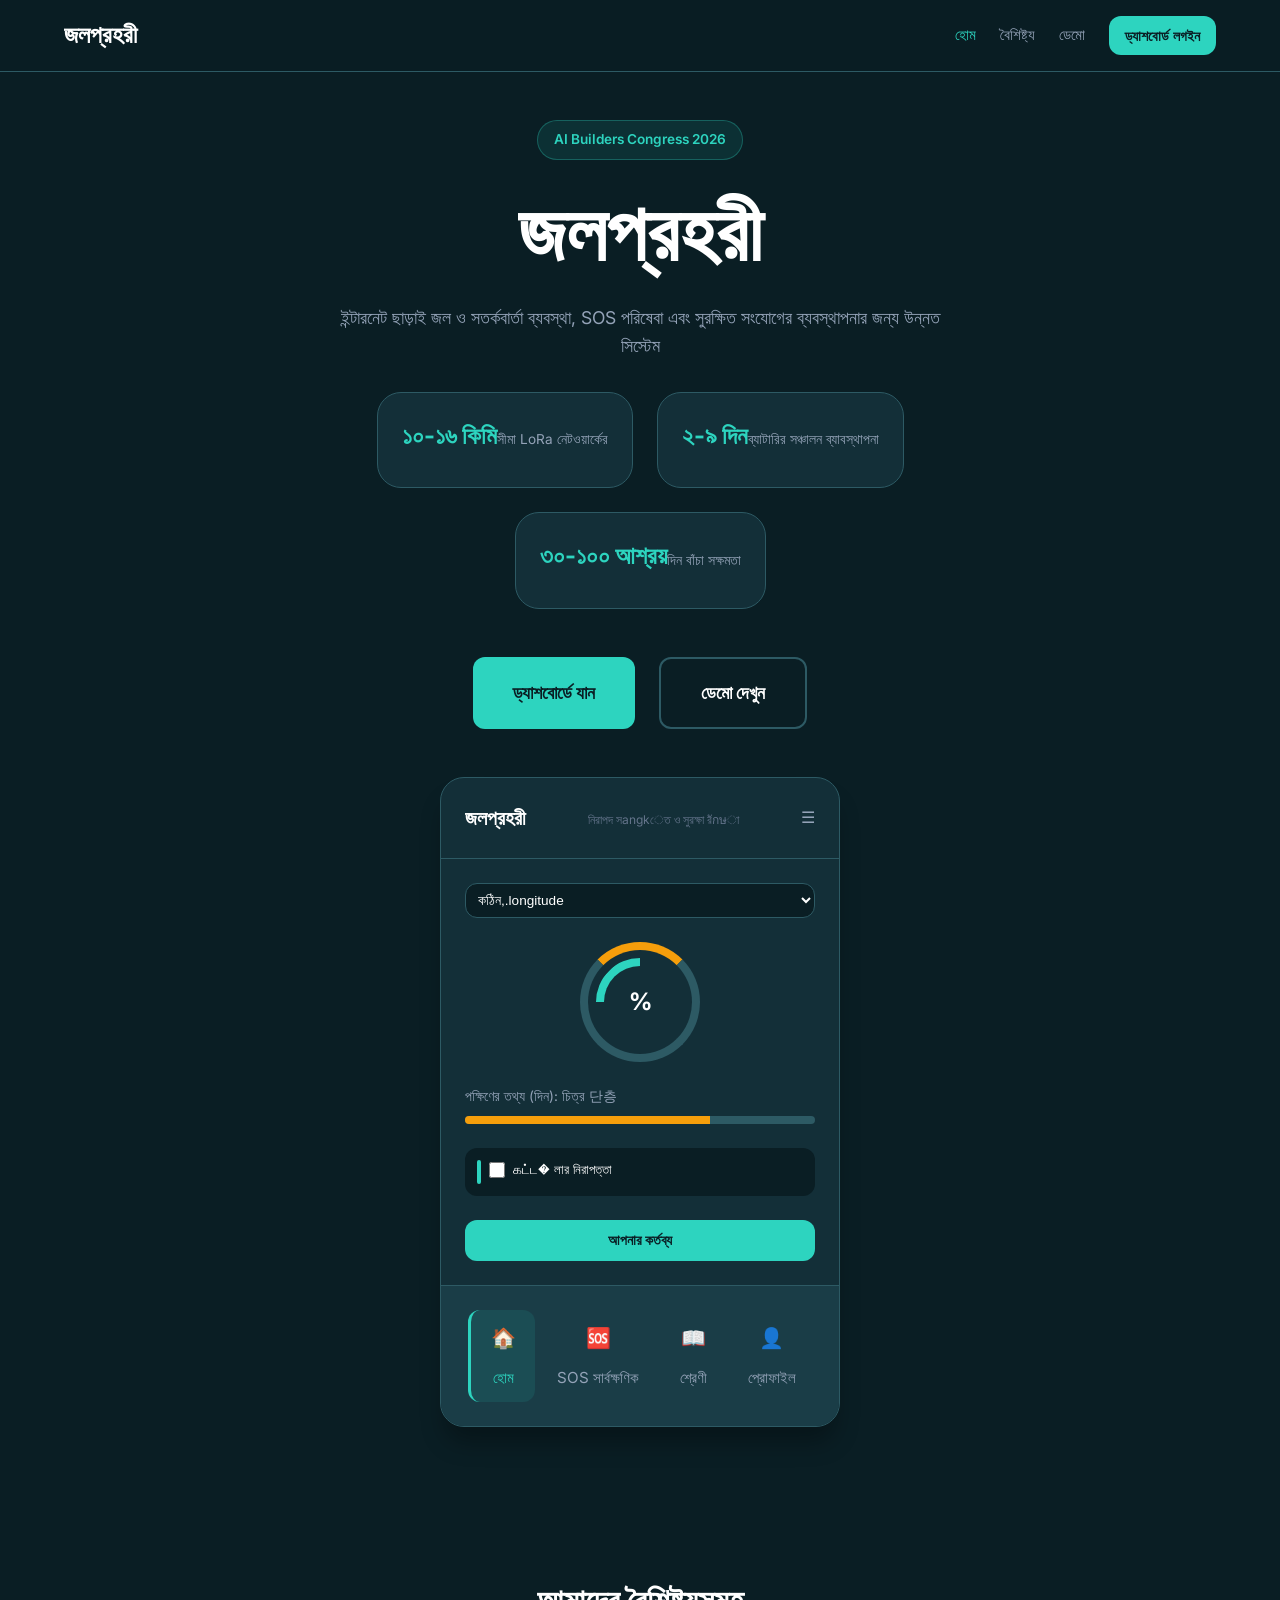
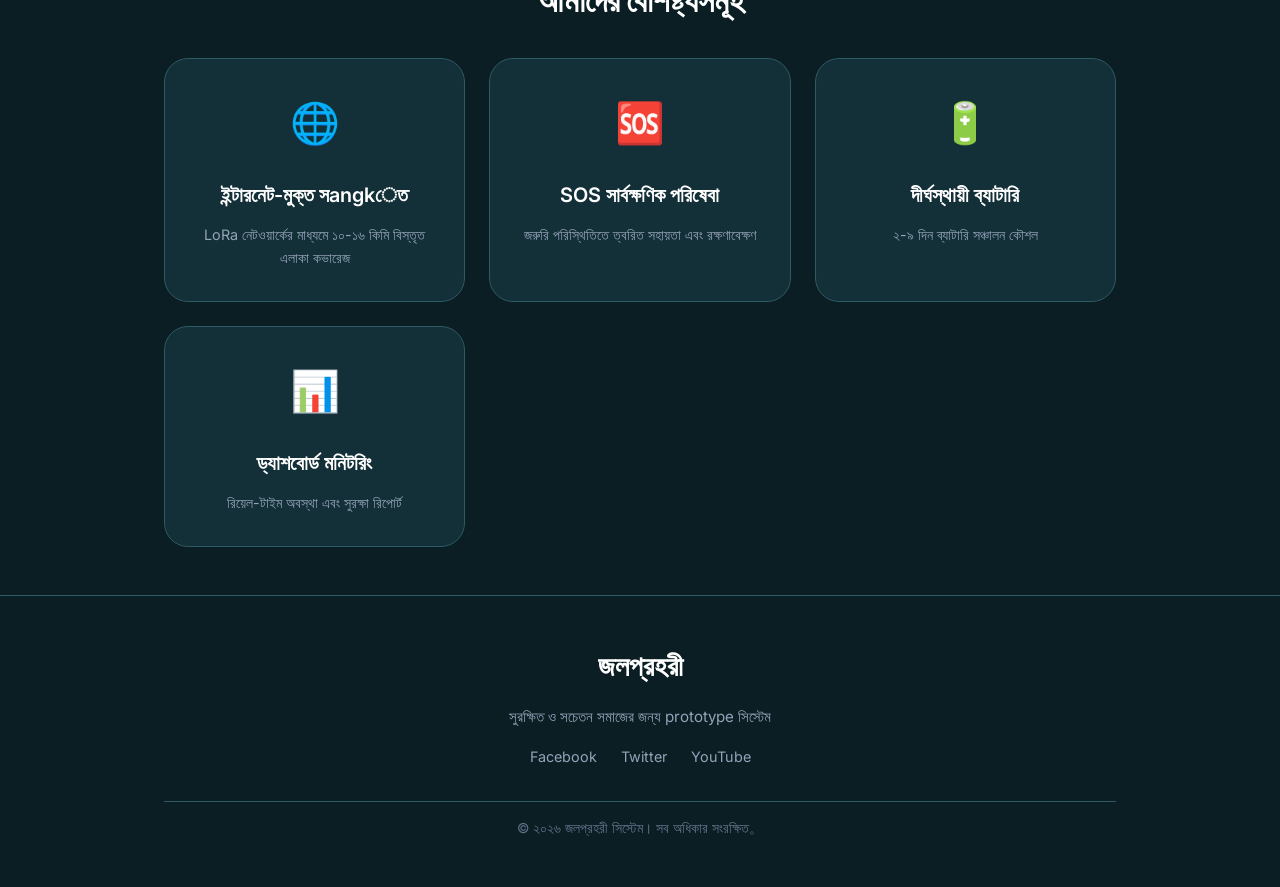
<file: index.html>
<!DOCTYPE html>
<html lang="bn">
<head>
  <meta charset="UTF-8">
  <meta name="viewport" content="width=device-width, initial-scale=1.0">
  <title>জলপ্রহরী - সুরক্ষা ও সচেতনতা সিস্টেম</title>
  <link rel="stylesheet" href="css/style.css">
  <link href="https://fonts.googleapis.com/css2?family=Noto+Bengali:wght@400;500;600;700&family=Inter:wght@300;400;500;600;700&display=swap" rel="stylesheet">
</head>
<body>
  <!-- Navigation -->
  <nav class="navbar">
    <div class="nav-container">
      <div class="nav-logo">জলপ্রহরী</div>
      <div class="nav-links">
        <a href="#" class="nav-link active">হোম</a>
        <a href="#features" class="nav-link">বৈশিষ্ট্য</a>
        <a href="#demo" class="nav-link">ডেমো</a>
        <a href="dashboard.html" class="nav-btn">ড্যাশবোর্ড লগইন</a>
      </div>
      <button class="mobile-menu-btn">☰</button>
    </div>
  </nav>

  <!-- Hero Section -->
  <section class="hero">
    <div class="hero-container">
      <div class="hero-badge">AI Builders Congress 2026</div>
      <h1 class="hero-title">জলপ্রহরী</h1>
      <p class="hero-subtitle">ইন্টারনেট ছাড়াই জল ও সতর্কবার্তা ব্যবস্থা, SOS পরিষেবা এবং সুরক্ষিত সংযোগের ব্যবস্থাপনার জন্য উন্নত সিস্টেম</p>
      
      <div class="hero-stats">
        <div class="stat-card">
          <div class="stat-number">১০-১৬ কিমি</div>
          <div class="stat-label">সীমা LoRa নেটওয়ার্কের</div>
        </div>
        <div class="stat-card">
          <div class="stat-number">২-৯ দিন</div>
          <div class="stat-label">ব্যাটারির সঞ্চালন ব্যাবস্থাপনা</div>
        </div>
        <div class="stat-card">
          <div class="stat-number">৩০-১০০ আশ্রয়</div>
          <div class="stat-label">দিন বাঁচা সক্ষমতা</div>
        </div>
      </div>

      <div class="hero-actions">
        <a href="dashboard.html" class="btn-primary btn-lg">ড্যাশবোর্ডে যান</a>
        <a href="#demo" class="btn-outline btn-lg">ডেমো দেখুন</a>
      </div>
    </div>

    <div class="hero-visual">
      <div class="phone-mockup">
        <div class="phone-header">
          <div class="phone-logo">জলপ্রহরী</div>
          <div class="phone-tagline">নিরাপদ সangkেত ও সুরক্ষা রักษা</div>
          <div class="phone-menu">☰</div>
        </div>
        <div class="phone-content">
          <div class="phone-select">
            <select class="phone-select-input">
              <option>কঠিন,.longitude</option>
              <option>সহজ.latitude</option>
            </select>
          </div>
          <div class="phone-gauge">
            <div class="gauge-circle">
              <div class="gauge-fill"></div>
              <div class="gauge-text">%</div>
            </div>
          </div>
          <div class="phone-progress">
            <div class="progress-label">পক্ষিণের তথ্য (দিন): চিত্র 단층</div>
            <div class="progress-bar">
              <div class="progress-fill"></div>
            </div>
          </div>
          <div class="phone-alert">
            <div class="alert-left"></div>
            <div class="alert-right">
              <label class="checkbox-label">
                <input type="checkbox" class="checkbox-input"> கட்ட�
                লার নিরাপত্তা
              </label>
            </div>
          </div>
          <div class="phone-button">
            <button class="phone-btn">আপনার কর্তব্য</button>
          </div>
        </div>
        <div class="phone-nav">
          <div class="nav-item active">
            <span class="nav-icon">🏠</span>
            <span class="nav-label">হোম</span>
          </div>
          <div class="nav-item">
            <span class="nav-icon">🆘</span>
            <span class="nav-label">SOS সার্বক্ষণিক</span>
          </div>
          <div class="nav-item">
            <span class="nav-icon">📖</span>
            <span class="nav-label">শ্রেণী</span>
          </div>
          <div class="nav-item">
            <span class="nav-icon">👤</span>
            <span class="nav-label">প্রোফাইল</span>
          </div>
        </div>
      </div>
    </div>
  </section>

  <!-- Features Section -->
  <section id="features" class="features">
    <div class="container">
      <h2 class="section-title">আমাদের বৈশিষ্ট্যসমূহ</h2>
      <div class="features-grid">
        <div class="feature-card">
          <div class="feature-icon">🌐</div>
          <h3>ইন্টারনেট-মুক্ত সangkেত</h3>
          <p>LoRa নেটওয়ার্কের মাধ্যমে ১০-১৬ কিমি বিস্তৃত এলাকা কভারেজ</p>
        </div>
        <div class="feature-card">
          <div class="feature-icon">🆘</div>
          <h3>SOS সার্বক্ষণিক পরিষেবা</h3>
          <p>জরুরি পরিস্থিতিতে ত্বরিত সহায়তা এবং রক্ষণাবেক্ষণ</p>
        </div>
        <div class="feature-card">
          <div class="feature-icon">🔋</div>
          <h3>দীর্ঘস্থায়ী ব্যাটারি</h3>
          <p>২-৯ দিন ব্যাটারি সঞ্চালন কৌশল</p>
        </div>
        <div class="feature-card">
          <div class="feature-icon">📊</div>
          <h3>ড্যাশবোর্ড মনিটরিং</h3>
          <p>রিয়েল-টাইম অবস্থা এবং সুরক্ষা রিপোর্ট</p>
        </div>
      </div>
    </div>
  </section>

  <!-- Footer -->
  <footer class="footer">
    <div class="container">
      <div class="footer-content">
        <div class="footer-logo">জলপ্রহরী</div>
        <p class="footer-text">সুরক্ষিত ও সচেতন সমাজের জন্য prototype সিস্টেম</p>
        <div class="footer-social">
          <a href="#">Facebook</a>
          <a href="#">Twitter</a>
          <a href="#">YouTube</a>
        </div>
      </div>
      <div class="footer-bottom">
        <p>&copy; ২০২৬ জলপ্রহরী সিস্টেম। সব অধিকার সংরক্ষিত。</p>
      </div>
    </div>
  </footer>

  <script src="js/app.js"></script>
</body>
</html>
</file>
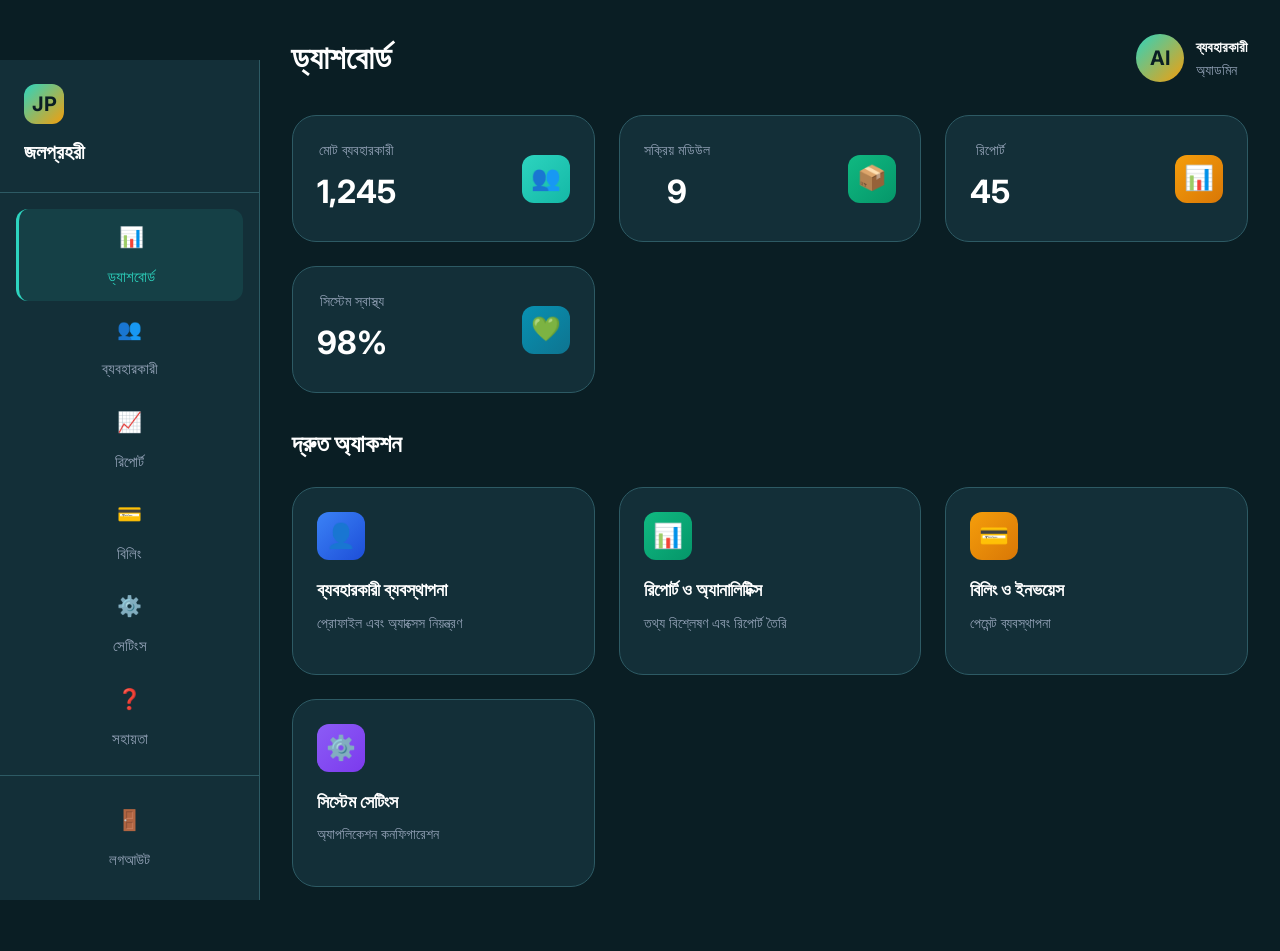
<file: dashboard.html>
<!DOCTYPE html>
<html lang="bn">
<head>
  <meta charset="UTF-8">
  <meta name="viewport" content="width=device-width, initial-scale=1.0">
  <title>জলপ্রহরী - ড্যাশবোর্ড</title>
  <link rel="stylesheet" href="css/style.css">
</head>
<body>
  <!-- Sidebar Navigation -->
  <nav class="sidebar-nav">
    <div class="sidebar-header">
      <div class="sidebar-logo">JP</div>
      <div class="sidebar-title">জলপ্রহরী</div>
    </div>
    <div class="sidebar-menu">
      <div class="nav-item active" onclick="app.loadModule('dashboard')">
        <span class="nav-icon">📊</span>
        <span>ড্যাশবোর্ড</span>
      </div>
      <div class="nav-item" onclick="app.loadModule('users')">
        <span class="nav-icon">👥</span>
        <span>ব্যবহারকারী</span>
      </div>
      <div class="nav-item" onclick="app.loadModule('reports')">
        <span class="nav-icon">📈</span>
        <span>রিপোর্ট</span>
      </div>
      <div class="nav-item" onclick="app.loadModule('billing')">
        <span class="nav-icon">💳</span>
        <span>বিলিং</span>
      </div>
      <div class="nav-item" onclick="app.loadModule('settings')">
        <span class="nav-icon">⚙️</span>
        <span>সেটিংস</span>
      </div>
      <div class="nav-item" onclick="app.loadModule('help')">
        <span class="nav-icon">❓</span>
        <span>সহায়তা</span>
      </div>
    </div>
    <div class="sidebar-footer">
      <div class="nav-item" onclick="app.logout()" style="margin-top: auto;">
        <span class="nav-icon">🚪</span>
        <span>লগআউট</span>
      </div>
    </div>
  </nav>

  <!-- Main Content -->
  <main class="main-content">
    <header class="dashboard-header">
      <div class="header-left">
        <h1 id="page-title">ড্যাশবোর্ড</h1>
      </div>
      <div class="header-right">
        <div class="user-profile">
          <div class="user-avatar" id="user-avatar">AI</div>
          <div class="user-info">
            <span id="user-name">ব্যবহারকারী</span>
            <span id="user-role">অ্যাডমিন</span>
          </div>
        </div>
      </div>
    </header>

    <div id="content-area">
      <!-- Dynamic content loaded here -->
    </div>
  </main>

  <script src="js/app.js"></script>
</body>
</html>
</file>
<file: css/style.css>
/* Jolprohori - Dark Teal Theme Stylesheet */
@import url('https://fonts.googleapis.com/css2?family=Noto+Bengali:wght@400;500;600;700&family=Inter:wght@300;400;500;600;700&display=swap');

:root {
  --bg-dark: #0a1e24;
  --bg-card: #132f38;
  --bg-surface: #1a3d47;
  --primary-teal: #2dd4bf;
  --primary-teal-hover: #14b8a6;
  --accent-amber: #f59e0b;
  --text-primary: #ffffff;
  --text-secondary: #94a3b8;
  --text-muted: #64748b;
  --border-color: #2d5a64;
  --font-bengali: 'Noto Bengali', 'Inter', sans-serif;
  --font-inter: 'Inter', sans-serif;
  --radius-md: 12px;
  --radius-lg: 24px;
  --radius-full: 9999px;
}

* { margin: 0; padding: 0; box-sizing: border-box; }
html { scroll-behavior: smooth; }
body { font-family: var(--font-inter); background-color: var(--bg-dark); color: var(--text-primary); line-height: 1.6; overflow-x: hidden; }

/* Navigation */
.navbar { position: fixed; top: 0; left: 0; width: 100%; padding: 1rem 0; background: rgba(10, 30, 36, 0.95); backdrop-filter: blur(10px); border-bottom: 1px solid var(--border-color); z-index: 100; }
.nav-container { max-width: 1200px; margin: 0 auto; padding: 0 1.5rem; display: flex; justify-content: space-between; align-items: center; }
.nav-logo { font-family: var(--font-bengali); font-size: 1.5rem; font-weight: 700; color: var(--text-primary); text-decoration: none; }
.nav-links { display: flex; gap: 1.5rem; align-items: center; }
.nav-link { color: var(--text-secondary); text-decoration: none; font-size: 0.95rem; font-weight: 500; transition: 0.2s ease; }
.nav-link:hover, .nav-link.active { color: var(--primary-teal); }
.nav-btn { background: var(--primary-teal); color: var(--bg-dark); padding: 0.5rem 1rem; border-radius: var(--radius-md); text-decoration: none; font-weight: 600; font-size: 0.9rem; transition: 0.2s ease; }
.nav-btn:hover { background: var(--primary-teal-hover); }
.mobile-menu-btn { display: none; background: none; border: none; color: var(--text-primary); font-size: 1.5rem; cursor: pointer; }

/* Hero Section */
.hero { position: relative; padding: 120px 1.5rem 100px; background: var(--bg-dark); overflow: hidden; }
.hero::before { content: ''; position: absolute; top: 0; left: 0; width: 100%; height: 100%; background: radial-gradient(circle at 20% 30%, rgba(45, 212, 191, 0.15), transparent 50%); z-index: -1; }
.hero-container { max-width: 800px; margin: 0 auto; text-align: center; z-index: 2; position: relative; }
.hero-badge { display: inline-block; background: rgba(45, 212, 191, 0.1); color: var(--primary-teal); padding: 0.5rem 1rem; border-radius: var(--radius-full); font-size: 0.85rem; font-weight: 600; margin-bottom: 1.5rem; border: 1px solid rgba(45, 212, 191, 0.3); }
.hero-title { font-family: var(--font-bengali); font-size: clamp(2.5rem, 8vw, 5rem); font-weight: 700; color: var(--text-primary); margin-bottom: 1.5rem; line-height: 1.2; }
.hero-subtitle { font-size: 1.1rem; color: var(--text-secondary); margin-bottom: 2rem; max-width: 600px; margin-left: auto; margin-right: auto; }
.hero-stats { display: flex; gap: 1.5rem; justify-content: center; margin-bottom: 3rem; flex-wrap: wrap; }
.stat-card { background: var(--bg-card); border: 1px solid var(--border-color); border-radius: var(--radius-lg); padding: 1.5rem; text-align: center; min-width: 150px; transition: 0.3s ease; }
.stat-card:hover { transform: translateY(-4px); box-shadow: 0 10px 15px -3px rgb(0 0 0 / 0.3); border-color: var(--primary-teal); }
.stat-number { font-family: var(--font-bengali); font-size: 1.5rem; font-weight: 700; color: var(--primary-teal); margin-bottom: 0.5rem; }
.stat-label { font-size: 0.85rem; color: var(--text-muted); }
.hero-actions { display: flex; gap: 1.5rem; justify-content: center; flex-wrap: wrap; }
.btn-primary { background: var(--primary-teal); color: var(--bg-dark); padding: 1rem 2rem; border-radius: var(--radius-md); text-decoration: none; font-weight: 600; font-size: 1rem; display: inline-flex; align-items: center; gap: 0.5rem; transition: 0.2s ease; border: none; cursor: pointer; }
.btn-primary:hover { background: var(--primary-teal-hover); transform: translateY(-2px); }
.btn-primary.btn-lg { padding: 1.25rem 2.5rem; font-size: 1.1rem; }
.btn-outline { background: transparent; color: var(--text-primary); border: 2px solid var(--border-color); padding: 1rem 2rem; border-radius: var(--radius-md); text-decoration: none; font-weight: 600; font-size: 1rem; display: inline-flex; align-items: center; gap: 0.5rem; transition: 0.2s ease; cursor: pointer; }
.btn-outline:hover { border-color: var(--primary-teal); color: var(--primary-teal); }
.btn-outline.btn-lg { padding: 1.25rem 2.5rem; font-size: 1.1rem; }

/* Phone Mockup */
.hero-visual { margin-top: 3rem; display: flex; justify-content: center; }
.phone-mockup { width: 100%; max-width: 400px; background: var(--bg-card); border-radius: var(--radius-lg); border: 1px solid var(--border-color); box-shadow: 0 20px 25px -5px rgb(0 0 0 / 0.3); overflow: hidden; }
.phone-header { padding: 1.5rem; border-bottom: 1px solid var(--border-color); display: flex; justify-content: space-between; align-items: center; }
.phone-logo { font-family: var(--font-bengali); font-size: 1.25rem; font-weight: 700; color: var(--text-primary); }
.phone-tagline { font-size: 0.75rem; color: var(--text-muted); margin-top: 4px; }
.phone-menu { color: var(--text-secondary); cursor: pointer; }
.phone-content { padding: 1.5rem; }
.phone-select { margin-bottom: 1.5rem; }
.phone-select-input { width: 100%; padding: 0.5rem; background: var(--bg-dark); border: 1px solid var(--border-color); border-radius: var(--radius-md); color: var(--text-primary); font-size: 0.85rem; }
.phone-gauge { margin-bottom: 1.5rem; text-align: center; }
.gauge-circle { width: 120px; height: 120px; border-radius: 50%; border: 8px solid var(--border-color); border-top-color: var(--accent-amber); position: relative; margin: 0 auto 0.5rem; display: flex; align-items: center; justify-content: center; }
.gauge-fill { position: absolute; top: 8px; left: 8px; right: 8px; bottom: 8px; border-radius: 50%; border: 8px solid transparent; border-top-color: var(--primary-teal); transform: rotate(-45deg); transition: 0.3s ease; }
.gauge-text { font-size: 1.5rem; font-weight: 700; color: var(--text-primary); }
.phone-progress { margin-bottom: 1.5rem; }
.progress-label { font-size: 0.85rem; color: var(--text-secondary); margin-bottom: 0.5rem; }
.progress-bar { height: 8px; background: var(--border-color); border-radius: var(--radius-full); overflow: hidden; }
.progress-fill { height: 100%; background: var(--accent-amber); width: 70%; }
.phone-alert { display: flex; gap: 0.5rem; margin-bottom: 1.5rem; background: var(--bg-dark); border-radius: var(--radius-md); padding: 0.75rem; }
.alert-left { width: 4px; height: 24px; background: var(--primary-teal); border-radius: var(--radius-full); }
.alert-right { flex: 1; }
.checkbox-label { display: flex; align-items: center; gap: 0.5rem; font-size: 0.8rem; color: var(--text-primary); cursor: pointer; }
.checkbox-input { width: 16px; height: 16px; accent-color: var(--primary-teal); }
.phone-button { margin-top: 1.5rem; }
.phone-btn { width: 100%; padding: 0.75rem; background: var(--primary-teal); color: var(--bg-dark); border: none; border-radius: var(--radius-md); font-weight: 600; font-size: 0.9rem; cursor: pointer; transition: 0.2s ease; }
.phone-btn:hover { background: var(--primary-teal-hover); }
.phone-nav { display: flex; justify-content: space-around; padding: 1.5rem; border-top: 1px solid var(--border-color); background: var(--bg-surface); }
.nav-item { display: flex; flex-direction: column; align-items: center; gap: 4px; color: var(--text-muted); text-decoration: none; font-size: 0.75rem; transition: 0.2s ease; }
.nav-item.active { color: var(--primary-teal); }

/* Features Section */
.features { padding: 3rem 1.5rem; background: var(--bg-dark); }
.container { max-width: 1000px; margin: 0 auto; padding: 0 1.5rem; }
.section-title { font-family: var(--font-bengali); font-size: 2rem; font-weight: 700; text-align: center; margin-bottom: 2rem; color: var(--text-primary); }
.features-grid { display: grid; grid-template-columns: repeat(auto-fit, minmax(250px, 1fr)); gap: 1.5rem; }
.feature-card { background: var(--bg-card); border: 1px solid var(--border-color); border-radius: var(--radius-lg); padding: 2rem; text-align: center; transition: 0.3s ease; }
.feature-card:hover { transform: translateY(-4px); box-shadow: 0 20px 25px -5px rgb(0 0 0 / 0.3); border-color: var(--primary-teal); }
.feature-icon { font-size: 2.5rem; margin-bottom: 1.5rem; }
.feature-card h3 { font-family: var(--font-bengali); font-size: 1.25rem; font-weight: 600; margin-bottom: 0.75rem; color: var(--text-primary); }
.feature-card p { font-size: 0.9rem; color: var(--text-secondary); line-height: 1.6; }

/* Footer */
.footer { padding: 3rem 1.5rem; background: var(--bg-dark); border-top: 1px solid var(--border-color); }
.footer-content { text-align: center; margin-bottom: 2rem; }
.footer-logo { font-family: var(--font-bengali); font-size: 1.75rem; font-weight: 700; color: var(--text-primary); margin-bottom: 1rem; }
.footer-text { color: var(--text-secondary); font-size: 0.95rem; max-width: 500px; margin: 0 auto 1rem; }
.footer-social { display: flex; gap: 1.5rem; justify-content: center; }
.footer-social a { color: var(--text-secondary); text-decoration: none; font-size: 0.9rem; transition: 0.2s ease; }
.footer-social a:hover { color: var(--primary-teal); }
.footer-bottom { text-align: center; padding-top: 1rem; border-top: 1px solid var(--border-color); color: var(--text-muted); font-size: 0.85rem; }

/* Responsive */
@media (max-width: 768px) {
  .nav-links { display: none; position: absolute; top: 100%; left: 0; right: 0; background: var(--bg-dark); flex-direction: column; padding: 1.5rem; border-bottom: 1px solid var(--border-color); }
  .nav-links.active { display: flex; }
  .mobile-menu-btn { display: block; }
  .hero-title { font-size: 3rem; }
  .hero-stats { flex-direction: column; align-items: center; }
  .hero-actions { flex-direction: column; align-items: center; }
  .phone-mockup { max-width: 100%; }
}

/* Dashboard Sidebar */
.sidebar-nav {
  position: fixed; top: 60px; left: 0; width: 260px; height: calc(100vh - 60px);
  background: var(--bg-card); border-right: 1px solid var(--border-color); z-index: 50;
  display: flex; flex-direction: column;
}
.sidebar-header { padding: 1.5rem; border-bottom: 1px solid var(--border-color); }
.sidebar-logo { width: 40px; height: 40px; background: linear-gradient(135deg, var(--primary-teal), var(--accent-amber)); border-radius: var(--radius-md); display: inline-flex; align-items: center; justify-content: center; font-weight: 700; font-size: 1.25rem; color: var(--bg-dark); margin-bottom: 0.75rem; }
.sidebar-title { font-family: var(--font-bengali); font-size: 1.25rem; font-weight: 700; color: var(--text-primary); }
.sidebar-menu { flex: 1; padding: 1rem; overflow-y: auto; }
.nav-item { display: flex; align-items: center; gap: 0.75rem; padding: 0.75rem 1rem; border-radius: var(--radius-md); color: var(--text-secondary); cursor: pointer; transition: 0.2s ease; font-size: 0.95rem; }
.nav-item:hover { background: var(--bg-surface); color: var(--text-primary); }
.nav-item.active { background: rgba(45, 212, 191, 0.1); color: var(--primary-teal); border-left: 3px solid var(--primary-teal); }
.nav-icon { font-size: 1.25rem; width: 32px; text-align: center; }
.sidebar-footer { padding: 1rem; border-top: 1px solid var(--border-color); }

/* Dashboard Main Content */
.main-content { margin-left: 260px; padding: 2rem; min-height: 100vh; }
.dashboard-header { display: flex; justify-content: space-between; align-items: center; margin-bottom: 2rem; }
.dashboard-header h1 { font-family: var(--font-bengali); font-size: 2rem; font-weight: 700; color: var(--text-primary); }
.user-profile { display: flex; align-items: center; gap: 0.75rem; }
.user-avatar { width: 48px; height: 48px; background: linear-gradient(135deg, var(--primary-teal), var(--accent-amber)); border-radius: var(--radius-full); display: flex; align-items: center; justify-content: center; color: var(--bg-dark); font-weight: 700; font-size: 1.25rem; }
.user-info span { display: block; font-size: 0.9rem; color: var(--text-secondary); }
.user-info span:first-child { font-weight: 600; color: var(--text-primary); }

/* Dashboard Stats */
.dashboard-stats { display: grid; grid-template-columns: repeat(auto-fit, minmax(240px, 1fr)); gap: 1.5rem; margin-bottom: 2rem; }
.stat-card { background: var(--bg-card); border: 1px solid var(--border-color); border-radius: var(--radius-lg); padding: 1.5rem; display: flex; justify-content: space-between; align-items: center; transition: 0.3s ease; }
.stat-card:hover { transform: translateY(-4px); box-shadow: 0 10px 15px -3px rgb(0 0 0 / 0.3); border-color: var(--primary-teal); }
.stat-info { display: flex; flex-direction: column; gap: 0.25rem; }
.stat-label { font-size: 0.85rem; color: var(--text-secondary); }
.stat-value { font-size: 2rem; font-weight: 700; color: var(--text-primary); font-family: var(--font-bengali); }
.stat-icon { width: 48px; height: 48px; border-radius: var(--radius-md); display: flex; align-items: center; justify-content: center; font-size: 1.5rem; }
.stat-icon.primary { background: linear-gradient(135deg, var(--primary-teal), var(--primary-teal-hover)); }
.stat-icon.success { background: linear-gradient(135deg, #10b981, #059669); }
.stat-icon.warning { background: linear-gradient(135deg, var(--accent-amber), #d97706); }
.stat-icon.info { background: linear-gradient(135deg, #0891b2, #0e7490); }

/* Dashboard Modules */
.dashboard-modules { margin-bottom: 2rem; }
.dashboard-modules h2 { font-family: var(--font-bengali); font-size: 1.5rem; font-weight: 700; margin-bottom: 1.5rem; color: var(--text-primary); }
.modules-grid { display: grid; grid-template-columns: repeat(auto-fit, minmax(280px, 1fr)); gap: 1.5rem; }
.module-card { background: var(--bg-card); border: 1px solid var(--border-color); border-radius: var(--radius-lg); padding: 1.5rem; cursor: pointer; transition: 0.3s ease; }
.module-card:hover { transform: translateY(-4px); box-shadow: 0 10px 15px -3px rgb(0 0 0 / 0.3); border-color: var(--primary-teal); }
.module-icon { width: 48px; height: 48px; border-radius: var(--radius-md); display: flex; align-items: center; justify-content: center; font-size: 1.5rem; color: var(--text-white); margin-bottom: 1rem; }
.module-icon.blue { background: linear-gradient(135deg, #3b82f6, #1d4ed8); }
.module-icon.green { background: linear-gradient(135deg, #10b981, #059669); }
.module-icon.purple { background: linear-gradient(135deg, #8b5cf6, #7c3aed); }
.module-icon.orange { background: linear-gradient(135deg, var(--accent-amber), #d97706); }
.module-content h3 { font-family: var(--font-bengali); font-size: 1.1rem; font-weight: 600; margin-bottom: 0.5rem; color: var(--text-primary); }
.module-content p { font-size: 0.85rem; color: var(--text-secondary); margin-bottom: 1rem; }

/* Tables */
.table-container { background: var(--bg-card); border: 1px solid var(--border-color); border-radius: var(--radius-lg); overflow: hidden; margin-bottom: 2rem; }
.table { width: 100%; border-collapse: collapse; }
.table th, .table td { padding: 1rem; text-align: left; border-bottom: 1px solid var(--border-color); }
.table th { background: var(--bg-surface); font-weight: 600; font-size: 0.85rem; color: var(--text-secondary); text-transform: uppercase; letter-spacing: 0.05em; }
.table tr:hover { background-color: var(--bg-surface); }

/* Forms */
.form-group { margin-bottom: 1.5rem; }
.form-label { display: block; font-size: 0.9rem; font-weight: 500; color: var(--text-primary); margin-bottom: 0.5rem; font-family: var(--font-bengali); }
.form-input, .form-select { width: 100%; padding: 0.75rem; border: 1px solid var(--border-color); border-radius: var(--radius-md); background: var(--bg-dark); color: var(--text-primary); font-size: 0.95rem; transition: 0.2s ease; }
.form-input:focus, .form-select:focus { outline: none; border-color: var(--primary-teal); }
.btn-action { padding: 0.5rem 1rem; background: var(--primary-teal); color: var(--bg-dark); border: none; border-radius: var(--radius-md); font-weight: 600; cursor: pointer; transition: 0.2s ease; font-size: 0.9rem; }
.btn-action:hover { background: var(--primary-teal-hover); }
.btn-danger { background: #ef4444; color: white; }
.btn-danger:hover { background: #dc2626; }

/* Toast Notifications */
.toast-container { position: fixed; top: 1.5rem; right: 1.5rem; z-index: 1000; display: flex; flex-direction: column; gap: 0.75rem; }
.toast { background: var(--bg-card); border: 1px solid var(--border-color); border-left: 4px solid var(--primary-teal); color: var(--text-primary); padding: 1rem 1.5rem; border-radius: var(--radius-md); box-shadow: 0 10px 15px -3px rgb(0 0 0 / 0.3); animation: slideIn 0.3s ease; }
.toast.success { border-left-color: #10b981; }
.toast.error { border-left-color: #ef4444; }
.toast.info { border-left-color: #0891b2; }
@keyframes slideIn { from { transform: translateX(100%); opacity: 0; } to { transform: translateX(0); opacity: 1; } }

/* Responsive Dashboard */
@media (max-width: 768px) {
  .sidebar-nav { transform: translateX(-100%); transition: 0.3s ease; }
  .sidebar-nav.open { transform: translateX(0); }
  .main-content { margin-left: 0; padding: 1.5rem; }
  .dashboard-header { flex-direction: column; gap: 1rem; align-items: flex-start; }
  .mobile-menu-btn { display: block; }
}
.nav-icon { font-size: 1.25rem; }
</file>
